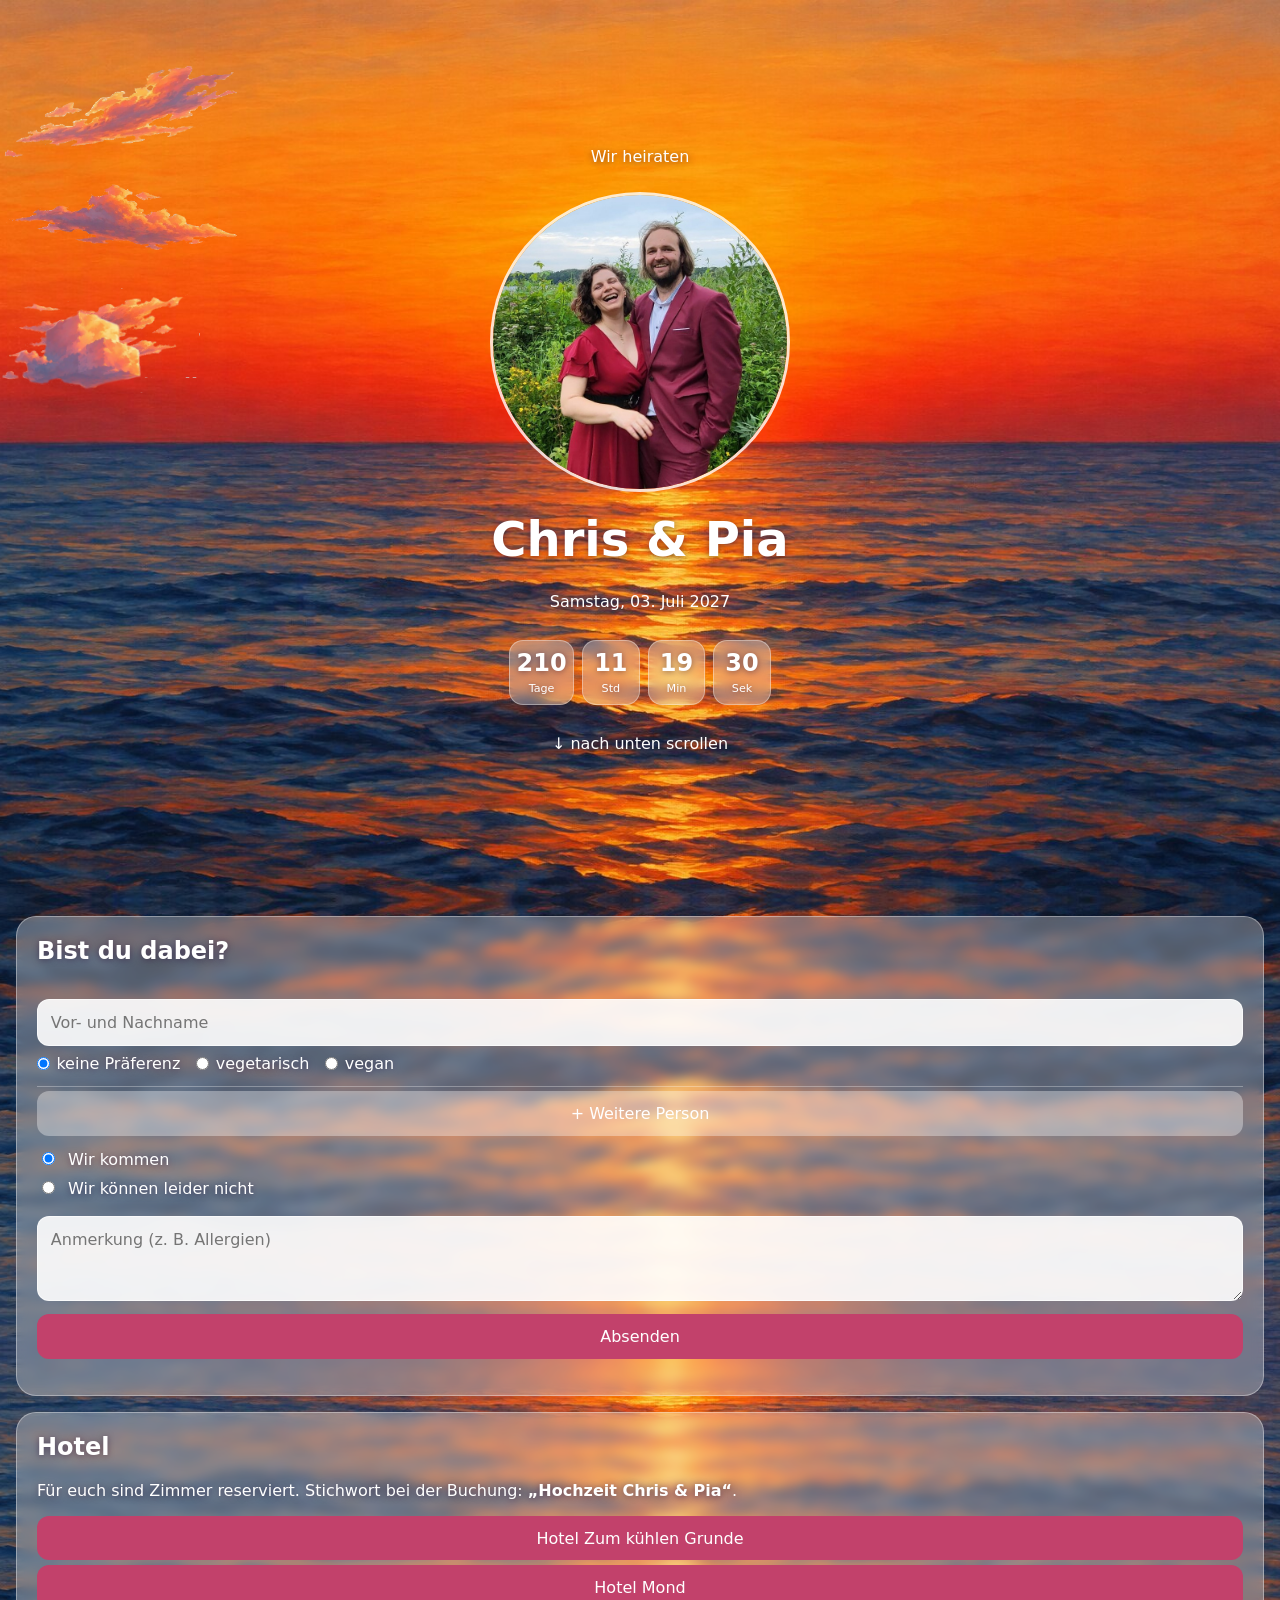
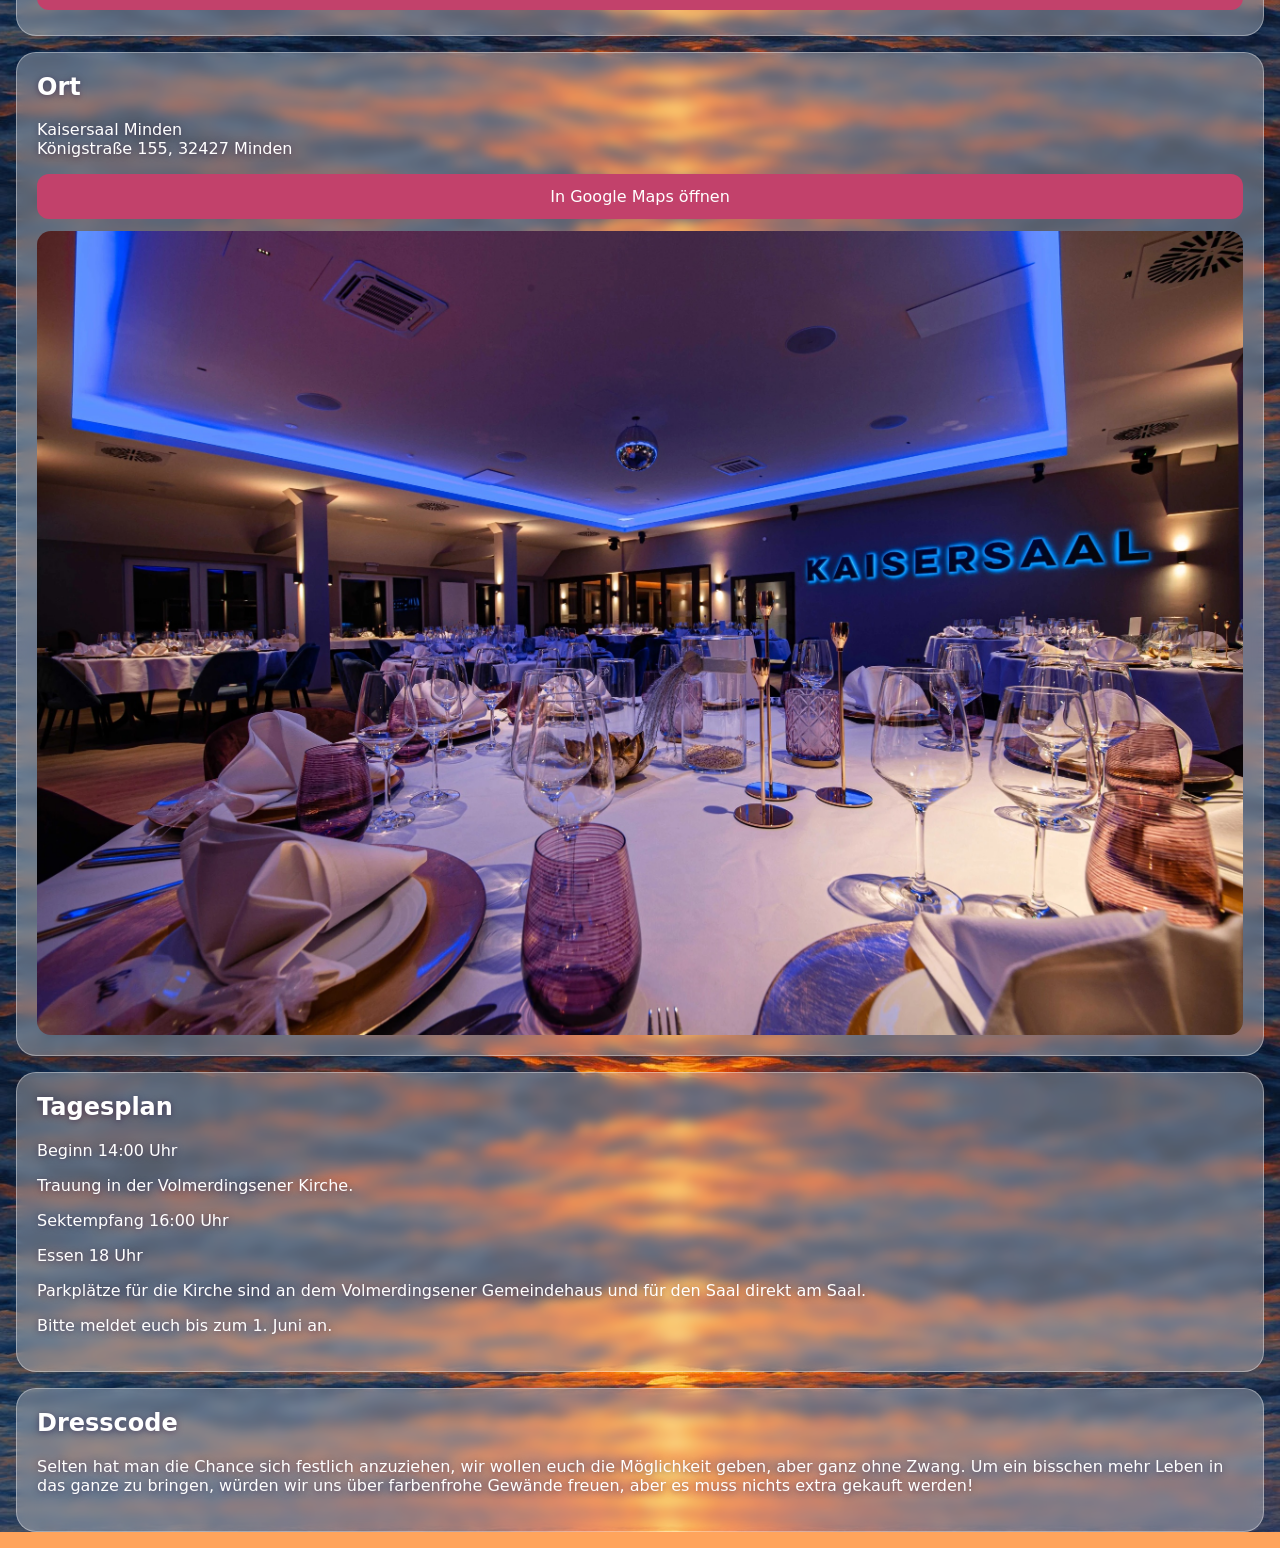
<file: index.html>
<!doctype html>
<html lang="de">
<head>
  <meta charset="utf-8">
  <meta name="viewport" content="width=device-width, initial-scale=1">
  <meta name="robots" content="noindex">
  <title>Chris &amp; Pia heiraten</title>
  <link rel="stylesheet" href="style.css">
</head>
<body>
  <div class="sky" aria-hidden="true">
  <img class="cloud-img" src="bilder/wolke1.png" alt="" style="top:6%;  --w:240px; animation-duration:55s">
  <img class="cloud-img" src="bilder/wolke3.png" alt="" style="top:20%; --w:250px; animation-duration:65s; animation-delay:-20s">
  <img class="cloud-img" src="bilder/wolke4.png" alt="" style="top:32%; --w:200px; animation-duration:90s; animation-delay:-60s">

<!-- Die besondere Wolke, führt zur geheimen Seite -->
<a class="secret" href="psst-7x3k.html" style="--w:150px"
   aria-label="Eine besondere Wolke: hier geht es zu einer Überraschung">
  <img src="bilder/wolke2.png" alt="">
</a>
</div>

<!-- Ab hier: endlose Schleife der unteren Bildhälfte, wird von script.js gefüllt -->
<div class="tiles" id="tiles" aria-hidden="true"></div>

  <header class="hero">
    <p>Wir heiraten</p>
    <img class="hero-photo" src="bilder/wir.jpeg" alt="Chris und Pia">
    <h1>Chris &amp; Pia</h1>
    <p>Samstag, 03. Juli 2027</p>
    <div class="countdown" id="countdown" role="timer">
      <div><b id="cd-d">--</b><span>Tage</span></div>
      <div><b id="cd-h">--</b><span>Std</span></div>
      <div><b id="cd-m">--</b><span>Min</span></div>
      <div><b id="cd-s">--</b><span>Sek</span></div>
    </div>
    <p class="hint">↓ nach unten scrollen</p>
  </header>

  <main>
    <section class="card" id="anmeldung">
      <h2>Bist du dabei?</h2>
      <form id="rsvp">
        <div id="names"></div>
<button type="button" id="add" class="secondary">+ Weitere Person</button>

        <fieldset>
          <label><input type="radio" name="attending" value="ja" checked> Wir kommen</label>
          <label><input type="radio" name="attending" value="nein"> Wir können leider nicht</label>
        </fieldset>

        <textarea name="note" rows="3" placeholder="Anmerkung (z. B. Allergien)"></textarea>
        <input type="text" name="website" class="hp" tabindex="-1" autocomplete="off">
        <button type="submit">Absenden</button>
        <p id="status" role="status"></p>
      </form>
    </section>

    <section class="card" id="hotels">
      <h2>Hotel</h2>
      <p>Für euch sind Zimmer reserviert. Stichwort bei der Buchung: <strong>„Hochzeit Chris & Pia“</strong>.</p>
      <a class="btn" href="https://www.hotel-zkg.de/hotel-minden/buchung.php" target="_blank" rel="noopener">Hotel Zum kühlen Grunde</a>
      <a class="btn" href="https://www.beispiel-hotel2.de" target="_blank" rel="noopener">Hotel Mond</a>
    </section>

    <section class="card" id="ort">
      <h2>Ort</h2>
      <p>Kaisersaal Minden<br>Königstraße 155, 32427 Minden</p>
      <a class="btn" target="_blank" rel="noopener"
         href="https://www.google.com/maps/place/Kaisersaal/@52.2903386,8.8875667,17z/data=!3m1!4b1!4m6!3m5!1s0x47ba74730534c9a5:0x887e1b59f5f0b6ba!8m2!3d52.2903386!4d8.8875667!16s%2Fg%2F1trrc8_0?entry=ttu&g_ep=EgoyMDI2MTEwNC4wIKXMDSoASAFQAw%3D%3D">In Google Maps öffnen</a>
      <img class="photo" src="bilder/location.jpg" alt="Die Location" loading="lazy">
    </section>

    <section class="card" id="infos">
      <h2>Tagesplan</h2>
      <p>Beginn 14:00 Uhr</p>
      <p>Trauung in der Volmerdingsener Kirche. </p>
      <p>Sektempfang 16:00 Uhr</p>
      <p>Essen 18 Uhr</p>
      <p>Parkplätze für die Kirche sind an dem Volmerdingsener Gemeindehaus und für den Saal direkt am Saal.</p>
      <p>Bitte meldet euch bis zum 1. Juni an.</p>
    </section>

    <section class="card" id="infos">
      <h2>Dresscode</h2>
      <p>Selten hat man die Chance sich festlich anzuziehen, wir wollen euch die Möglichkeit geben, aber ganz ohne Zwang. Um ein bisschen mehr Leben in das ganze zu bringen, würden wir uns über farbenfrohe Gewände freuen, aber es muss nichts extra gekauft werden!</p>
    </section>
  </main>
  <script src="script.js"></script>
</body>
</html>
</file>
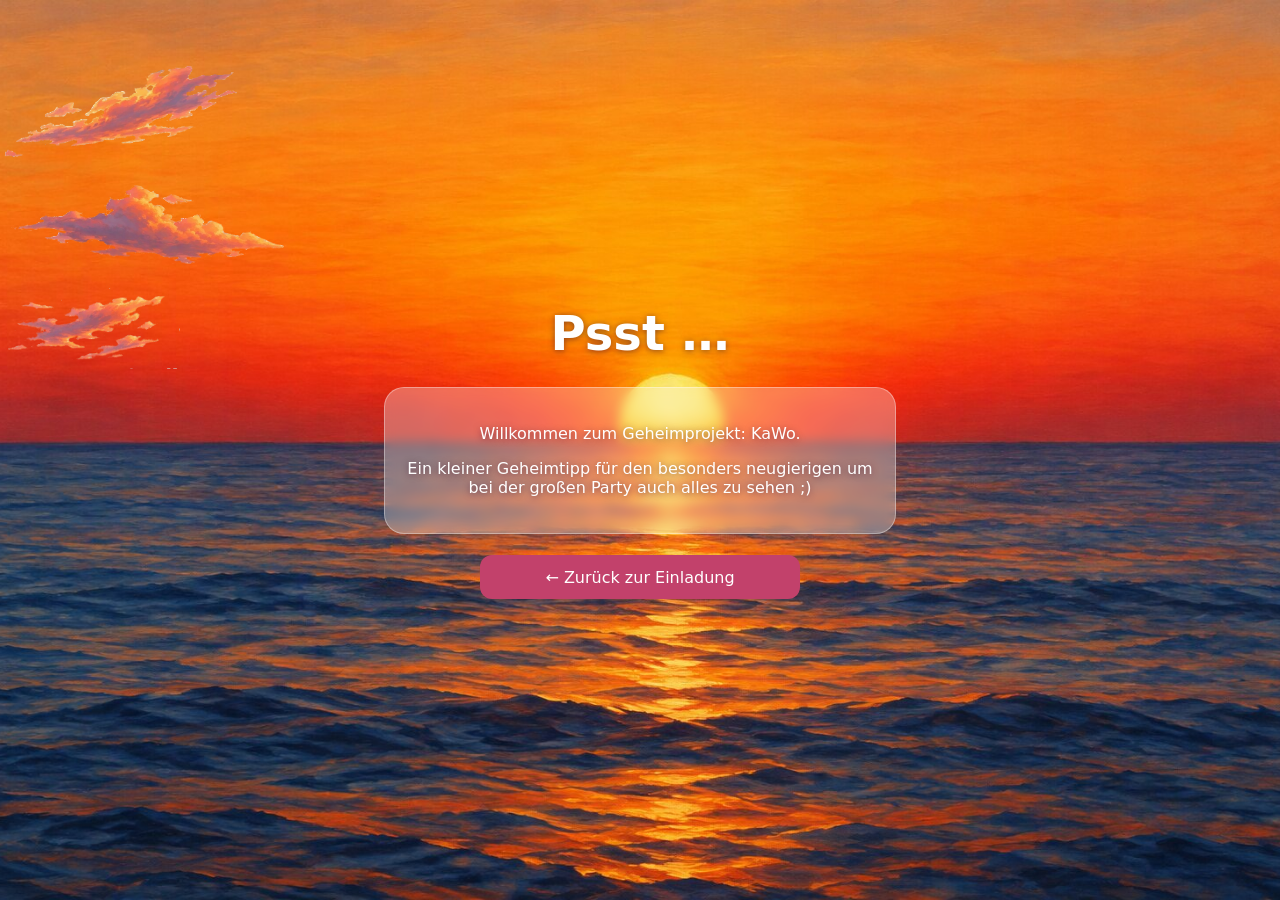
<file: psst-7x3k.html>
<!doctype html>
<html lang="de">
<head>
  <meta charset="utf-8">
  <meta name="viewport" content="width=device-width, initial-scale=1">
  <meta name="robots" content="noindex">
  <title>Psst</title>
  <link rel="stylesheet" href="style.css">
</head>
<body>
   <div class="sky" aria-hidden="true">
  <img class="cloud-img" src="bilder/wolke1.png" alt="" style="top:6%;  --w:240px; animation-duration:55s">
  <img class="cloud-img" src="bilder/wolke3.png" alt="" style="top:20%; --w:300px; animation-duration:65s; animation-delay:-20s">
  <img class="cloud-img" src="bilder/wolke4.png" alt="" style="top:32%; --w:180px; animation-duration:90s; animation-delay:-60s">
</div>
  <header class="hero">
    <h1>Psst …</h1>
    <div class="card">
      <p>Willkommen zum Geheimprojekt: KaWo.</p>
      <p>Ein kleiner Geheimtipp für den besonders neugierigen um bei der großen Party auch alles zu sehen ;)</p>
    </div>
    <div class="card" id="v-box" hidden>
  <h2>Du bist nicht alleine</h2>
  <p id="v-text"></p>
  <p id="v-owner" hidden></p>
</div>
    <a class="btn back" href="index.html">← Zurück zur Einladung</a>
  </header>

<script>
const ENDPOINT = "https://script.google.com/macros/s/AKfycbxipv8aLH9YeVD63zwDh5lEEYas-JSyRevGlPdUvWEPDdNP2iIsR-RpSMEWXqQmkcQ/exec";

(async () => {
  const q = new URLSearchParams(location.search);
  const box = document.getElementById("v-box");
  const text = document.getElementById("v-text");
  const ownerLine = document.getElementById("v-owner");
  let owner = false, id = "";
  try {
    if (q.get("owner") === "aus") localStorage.removeItem("owner");
    else if (q.has("owner")) localStorage.setItem("owner", "1");
    owner = localStorage.getItem("owner") === "1";
    id = localStorage.getItem("gid") || "";
  } catch (e) {}
  if (!id) {
    id = Array.from(crypto.getRandomValues(new Uint8Array(10)),
                    b => b.toString(16).padStart(2, "0")).join("");
    try { localStorage.setItem("gid", id); } catch (e) {}
  }

  try {
    if (ENDPOINT.startsWith("HIER")) throw new Error("ENDPOINT ist noch nicht eingetragen");
    // Deine eigenen Aufrufe werden nur angezeigt, nicht mitgezählt
    const r = await fetch(`${ENDPOINT}?action=${owner ? "stats" : "visit"}&id=${id}`);
    const s = await r.json();
    const n = Number(s.unique) || 0;

    text.innerHTML = n <= 1
      ? "Du bist der/die Erste, der/die diese Seite gefunden hat. ✨"
      : `Bisher waren <strong>${n}</strong> verschiedene Leute hier.`;
    box.hidden = false;

    if (owner) {
      ownerLine.textContent = `Nur für dich sichtbar: ${Number(s.total) || 0} Aufrufe insgesamt.`;
      ownerLine.hidden = false;
    }
  } catch (e) {
    // Gäste sehen bei einem Fehler nichts, nur du bekommst die Meldung
    if (owner) {
      text.textContent = "Zähler konnte nicht geladen werden: " + e.message;
      box.hidden = false;
    }
  }
})();
</script>
</body>
</html>
</file>
<file: style.css>
:root {
  --sunset: linear-gradient(180deg, #1f2a6b 0%, #5a3a8a 30%, #b64a86 55%, #f0705a 80%, #ffa45c 100%);
  --card: rgba(255, 255, 255, .3);   /* Alpha 0.3, hier änderbar */
  --cloud: #fff1e8;
}
* { box-sizing: border-box; }
body { margin: 0; font-family: system-ui, sans-serif; color: #fff;
       text-shadow: 0 1px 6px rgba(40, 10, 50, .5); }

/* Hintergrund: Foto liegt oben, der Sonnenuntergang darunter als Ersatz */
.sky { position: fixed; inset: 0; z-index: -1; overflow: hidden;
       background: url("bilder/hintergrund.jpg") center / cover no-repeat, var(--sunset); }

/* Wolken als Bilder */
.cloud-img { position: absolute; left: 0; width: var(--w, 220px); height: auto;
             opacity: .95; animation: fly linear infinite; will-change: transform; }

@keyframes fly {
  from { transform: translateX(-100%); }
  to   { transform: translateX(100vw); }
}

/* Die besondere Wolke: liegt über dem Inhalt, leuchtet, bleibt beim Antippen stehen */
.secret { position: absolute; left: 0; top: 34%; display: block;
          width: var(--w, 200px); cursor: pointer;
          animation: fly 70s linear infinite, glow 3s ease-in-out infinite; }
.secret img { display: block; width: 100%; height: auto; }
@keyframes glow {
  0%, 100% { filter: drop-shadow(0 0 6px rgba(255, 220, 140, .6)); }
  50%      { filter: drop-shadow(0 0 16px rgba(255, 220, 140, 1)); }
}
.secret:hover, .secret:active, .secret:focus-visible { animation-play-state: paused; }
.secret:focus-visible { outline: 3px solid #fff; outline-offset: 6px; }

/* Kopfbereich */
.hero { min-height: 100svh; display: flex; flex-direction: column; align-items: center;
        justify-content: center; text-align: center; padding: 1rem; }
.hero h1 { font-size: 3rem; margin: .2em 0; font-weight: 600; }
.hero-photo { width: min(34vw, 300px); aspect-ratio: 1; object-fit: cover; border-radius: 50%;
              border: 3px solid rgba(255, 255, 255, .8); margin: .6rem 0; }
.hero .card { max-width: 32rem; }
.back { max-width: 20rem; }

/* Karten mit 30 % Weiß */
.card { background: var(--card); backdrop-filter: blur(6px); -webkit-backdrop-filter: blur(6px);
        border: 1px solid rgba(255, 255, 255, .35); border-radius: 20px; padding: 1.25rem; margin: 1rem; }
.card h2 { margin-top: 0; }

/* Bilder */
.photo { width: 100%; border-radius: 14px; display: block; margin-top: .75rem; }
.gallery { display: grid; grid-template-columns: 1fr 1fr; gap: .5rem; }
.gallery img { width: 100%; aspect-ratio: 1; object-fit: cover; border-radius: 14px; display: block; }

/* Formular */
input:not([type="radio"]), textarea, button, .btn {
  font: inherit; width: 100%; padding: .8rem; margin: .3rem 0; border-radius: 12px;
  border: 1px solid rgba(255, 255, 255, .6); text-shadow: none; }
input:not([type="radio"]), textarea { background: rgba(255, 255, 255, .9); color: #2a1a3a; }
button, .btn { display: block; text-align: center; text-decoration: none; cursor: pointer;
               background: #c2416b; color: #fff; border: 0; }
button.secondary { background: rgba(255, 255, 255, .35); color: #fff; }
button:disabled { opacity: .6; }
fieldset { border: 0; padding: 0; margin: .5rem 0; }
fieldset label { display: block; padding: .3rem 0; }
fieldset input { margin-right: .5rem; }
.name-row { display: flex; gap: .5rem; }
.name-row button { width: auto; background: rgba(255, 255, 255, .35); }
.guest { padding: .6rem 0; border-bottom: 1px solid rgba(255, 255, 255, .3); }
.meals { display: flex; flex-wrap: wrap; gap: .2rem 1rem; padding: .2rem 0; }
.meals label { display: flex; align-items: center; }
.meals input { margin: 0 .4rem 0 0; }
.no-meal .meals { display: none; }
.hp { position: absolute; left: -9999px; }
/* Hintergrund: erster Bildschirm mit Wolken, danach endlose Schleife */
html { background: #ffa45c; }
body { position: relative; isolation: isolate; }

.bg { background: url("bilder/hintergrund.jpg") center / cover no-repeat, var(--sunset); }

.sky-top { position: absolute; top: 0; left: 0; width: 100%; height: 100svh;
           z-index: -1; overflow: hidden; }

.tiles { position: absolute; top: 100svh; bottom: 0; left: 0; width: 100%;
         z-index: -1; overflow: hidden; }
.tile { position: relative; height: 50svh; overflow: hidden; }
.tile:nth-child(odd) { transform: scaleY(-1); }
.tile > div { position: absolute; left: 0; bottom: 0; width: 100%; height: 100svh; }

/* Der Kopfbereich lässt Klicks auf die Wolke dahinter durch */
.hero, .hero > * { pointer-events: none; }
.hero a, .hero button, .hero .card { pointer-events: auto; }
.countdown { display: flex; gap: .5rem; justify-content: center; margin: .8rem 0; }
.countdown div { background: var(--card); backdrop-filter: blur(6px); -webkit-backdrop-filter: blur(6px);
                 border: 1px solid rgba(255, 255, 255, .35); border-radius: 14px;
                 padding: .5rem .4rem; min-width: 3.6rem; text-align: center; }
.countdown b { display: block; font-size: 1.5rem; font-variant-numeric: tabular-nums; }
.countdown span { font-size: .7rem; }
</file>
